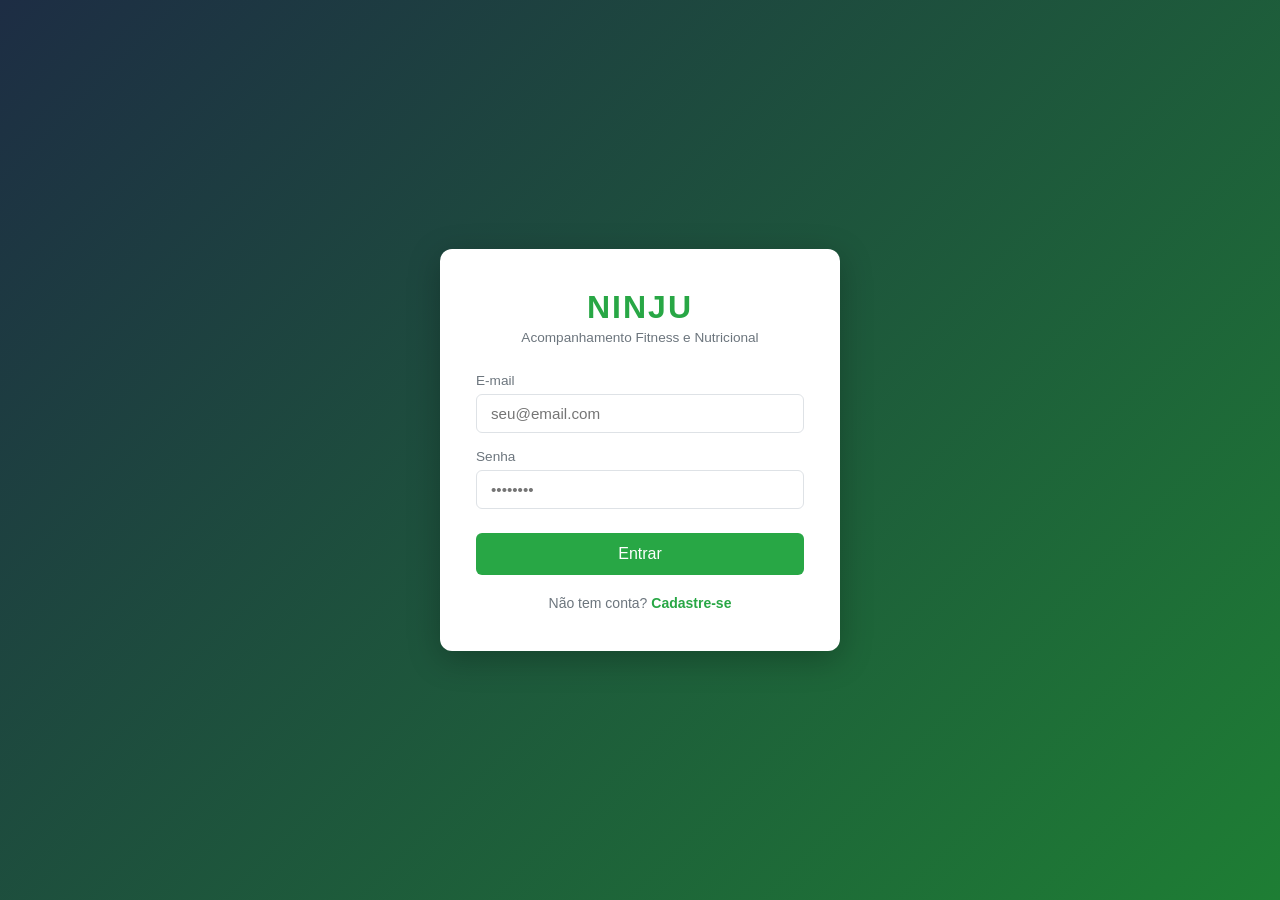
<file: src/main/resources/META-INF/resources/index.html>
<!DOCTYPE html>
<html lang="pt-BR">
<head>
    <meta charset="UTF-8">
    <meta name="viewport" content="width=device-width, initial-scale=1.0">
    <title>Ninju - Login</title>
    <link rel="stylesheet" href="css/global.css">
    <link rel="stylesheet" href="css/login.css">
</head>
<body>
    <div class="login-box">
        <div class="login-logo">
            <h1>NINJU</h1>
            <p>Acompanhamento Fitness e Nutricional</p>
        </div>

        <div id="alert" class="alert alert-error"></div>

        <form id="loginForm">
            <div class="form-group">
                <label for="email">E-mail</label>
                <input type="email" id="email" class="form-control" placeholder="seu@email.com" required>
            </div>
            <div class="form-group">
                <label for="password">Senha</label>
                <input type="password" id="password" class="form-control" placeholder="••••••••" required>
            </div>
            <button type="submit" class="btn btn-primary">Entrar</button>
        </form>

        <p class="register-link">Não tem conta? <a href="/pages/register.html">Cadastre-se</a></p>
    </div>

    <script src="js/auth.js"></script>
    <script src="js/api.js"></script>
    <script src="js/login.js"></script>
</body>
</html>
</file>
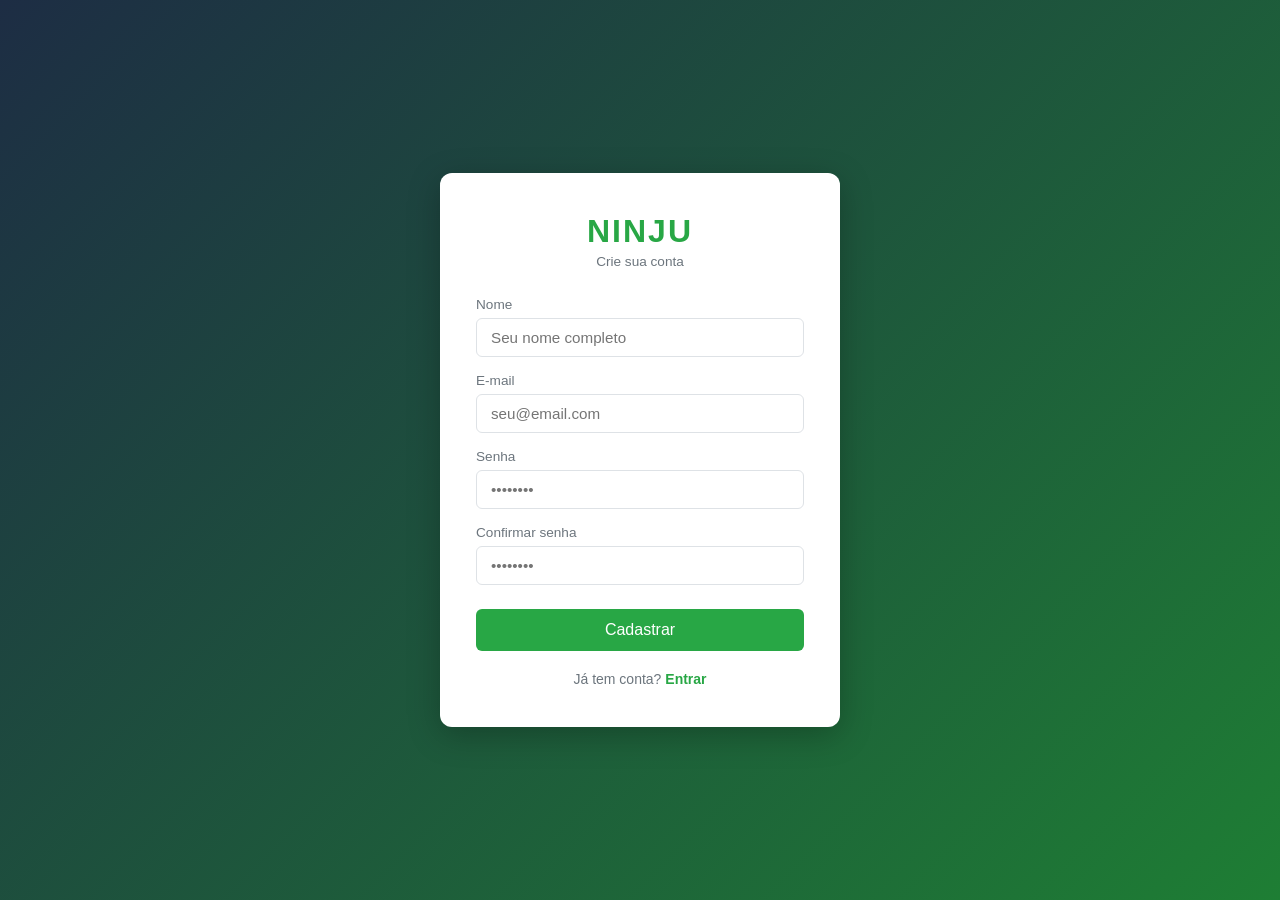
<file: src/main/resources/META-INF/resources/pages/register.html>
<!DOCTYPE html>
<html lang="pt-BR">
<head>
    <meta charset="UTF-8">
    <meta name="viewport" content="width=device-width, initial-scale=1.0">
    <title>Ninju - Cadastro</title>
    <link rel="stylesheet" href="../css/global.css">
    <link rel="stylesheet" href="../css/login.css">
</head>
<body>
    <div class="login-box">
        <div class="login-logo">
            <h1>NINJU</h1>
            <p>Crie sua conta</p>
        </div>

        <div id="alert" class="alert"></div>

        <form id="registerForm">
            <div class="form-group">
                <label for="name">Nome</label>
                <input type="text" id="name" class="form-control" placeholder="Seu nome completo" required>
            </div>
            <div class="form-group">
                <label for="email">E-mail</label>
                <input type="email" id="email" class="form-control" placeholder="seu@email.com" required>
            </div>
            <div class="form-group">
                <label for="password">Senha</label>
                <input type="password" id="password" class="form-control" placeholder="••••••••" required minlength="6">
            </div>
            <div class="form-group">
                <label for="confirmPassword">Confirmar senha</label>
                <input type="password" id="confirmPassword" class="form-control" placeholder="••••••••" required minlength="6">
            </div>
            <button type="submit" class="btn btn-primary">Cadastrar</button>
        </form>

        <p class="register-link">Já tem conta? <a href="/">Entrar</a></p>
    </div>

    <script src="../js/auth.js"></script>
    <script src="../js/api.js"></script>
    <script src="../js/register.js"></script>
</body>
</html>
</file>
<file: src/main/resources/META-INF/resources/css/global.css>
* {
    margin: 0;
    padding: 0;
    box-sizing: border-box;
}

:root {
    --primary: #28a745;
    --primary-dark: #1e7e34;
    --nav-bg: #1d2d44;
    --nav-text: #c8d6e5;
    --page-bg: #f5f7fa;
    --card-bg: #ffffff;
    --text: #333333;
    --text-muted: #6c757d;
    --border: #dee2e6;
    --danger: #dc3545;
    --warning: #ffc107;
    --shadow: 0 2px 8px rgba(0,0,0,0.08);
}

body {
    font-family: 'Segoe UI', Tahoma, Geneva, Verdana, sans-serif;
    background-color: var(--page-bg);
    color: var(--text);
    min-height: 100vh;
}

/* ── Navbar ── */
.navbar {
    background-color: var(--nav-bg);
    padding: 0 24px;
    display: flex;
    align-items: center;
    justify-content: space-between;
    height: 60px;
    position: sticky;
    top: 0;
    z-index: 100;
    box-shadow: 0 2px 6px rgba(0,0,0,0.3);
}

.navbar-brand {
    color: var(--primary);
    font-size: 1.4rem;
    font-weight: 700;
    text-decoration: none;
    letter-spacing: 1px;
}

.navbar-links {
    display: flex;
    align-items: center;
    gap: 4px;
    list-style: none;
}

.navbar-links a {
    color: var(--nav-text);
    text-decoration: none;
    padding: 8px 14px;
    border-radius: 6px;
    font-size: 0.9rem;
    transition: background 0.2s;
}

.navbar-links a:hover,
.navbar-links a.active {
    background-color: rgba(255,255,255,0.1);
    color: #fff;
}

.navbar-user {
    position: relative;
}

/* Avatar button */
.avatar-btn {
    width: 38px;
    height: 38px;
    border-radius: 50%;
    border: 2px solid rgba(255,255,255,0.25);
    overflow: hidden;
    cursor: pointer;
    background: none;
    padding: 0;
    transition: border-color 0.2s;
    display: block;
}

.avatar-btn:hover,
.avatar-btn.open {
    border-color: var(--primary);
}

.avatar-btn img {
    width: 100%;
    height: 100%;
    object-fit: cover;
    display: block;
}

/* Dropdown panel */
.profile-dropdown {
    display: none;
    position: absolute;
    top: calc(100% + 10px);
    right: 0;
    width: 230px;
    background: #1a2536;
    border-radius: 10px;
    box-shadow: 0 8px 24px rgba(0,0,0,0.4);
    overflow: hidden;
    z-index: 300;
    animation: dropdownIn 0.15s ease;
}

.profile-dropdown.open {
    display: block;
}

@keyframes dropdownIn {
    from { opacity: 0; transform: translateY(-6px); }
    to   { opacity: 1; transform: translateY(0); }
}

.dropdown-header {
    padding: 16px;
    display: flex;
    align-items: center;
    gap: 12px;
    border-bottom: 1px solid rgba(255,255,255,0.08);
}

.dropdown-avatar {
    width: 42px;
    height: 42px;
    border-radius: 50%;
    object-fit: cover;
    flex-shrink: 0;
    border: 2px solid var(--primary);
}

.dropdown-username {
    font-weight: 600;
    font-size: 0.9rem;
    color: #fff;
}

.dropdown-role {
    font-size: 0.75rem;
    color: var(--nav-text);
    margin-top: 2px;
}

.dropdown-menu {
    padding: 6px 0;
}

.dropdown-item {
    display: flex;
    align-items: center;
    gap: 10px;
    padding: 11px 16px;
    color: var(--nav-text);
    text-decoration: none;
    font-size: 0.88rem;
    transition: background 0.15s;
    cursor: pointer;
    background: none;
    border: none;
    width: 100%;
    text-align: left;
}

.dropdown-item:hover {
    background: rgba(255,255,255,0.07);
    color: #fff;
}

.dropdown-item svg {
    flex-shrink: 0;
    opacity: 0.7;
}

.dropdown-item:hover svg {
    opacity: 1;
}

.dropdown-divider {
    height: 1px;
    background: rgba(255,255,255,0.08);
    margin: 4px 0;
}

.dropdown-item-danger {
    color: #ff6b6b;
}

.dropdown-item-danger:hover {
    background: rgba(220,53,69,0.15);
    color: #ff4444;
}

/* keep old btn-logout for login page fallback */
.btn-logout {
    background: transparent;
    border: 1px solid rgba(255,255,255,0.2);
    color: var(--nav-text);
    padding: 6px 12px;
    border-radius: 6px;
    cursor: pointer;
    font-size: 0.85rem;
    transition: all 0.2s;
}

.btn-logout:hover {
    background: var(--danger);
    border-color: var(--danger);
    color: #fff;
}

/* ── Container ── */
.container {
    max-width: 1100px;
    margin: 0 auto;
    padding: 32px 24px;
}

/* ── Page title ── */
.page-title {
    font-size: 1.6rem;
    font-weight: 600;
    margin-bottom: 24px;
    color: var(--text);
}

/* ── Card ── */
.card {
    background: var(--card-bg);
    border-radius: 10px;
    padding: 24px;
    box-shadow: var(--shadow);
    margin-bottom: 24px;
}

.card-title {
    font-size: 1.1rem;
    font-weight: 600;
    margin-bottom: 16px;
    color: var(--text);
    border-bottom: 2px solid var(--primary);
    padding-bottom: 8px;
}

/* ── Buttons ── */
.btn {
    display: inline-block;
    padding: 9px 18px;
    border-radius: 6px;
    border: none;
    cursor: pointer;
    font-size: 0.9rem;
    font-weight: 500;
    text-decoration: none;
    transition: all 0.2s;
}

.btn-primary {
    background-color: var(--primary);
    color: #fff;
}

.btn-primary:hover {
    background-color: var(--primary-dark);
}

.btn-danger {
    background-color: var(--danger);
    color: #fff;
}

.btn-danger:hover {
    background-color: #b02a37;
}

.btn-secondary {
    background-color: #6c757d;
    color: #fff;
}

.btn-secondary:hover {
    background-color: #545b62;
}

.btn-sm {
    padding: 5px 10px;
    font-size: 0.8rem;
}

/* ── Forms ── */
.form-group {
    margin-bottom: 16px;
}

.form-group label {
    display: block;
    font-size: 0.85rem;
    font-weight: 500;
    margin-bottom: 6px;
    color: var(--text-muted);
}

.form-control {
    width: 100%;
    padding: 10px 14px;
    border: 1px solid var(--border);
    border-radius: 6px;
    font-size: 0.95rem;
    transition: border-color 0.2s;
    background: #fff;
    color: var(--text);
}

.form-control:focus {
    outline: none;
    border-color: var(--primary);
    box-shadow: 0 0 0 3px rgba(40,167,69,0.15);
}

textarea.form-control {
    resize: vertical;
    min-height: 100px;
}

select.form-control {
    cursor: pointer;
}

.form-row {
    display: grid;
    grid-template-columns: 1fr 1fr;
    gap: 16px;
}

/* ── Table ── */
.table-wrapper {
    overflow-x: auto;
}

table {
    width: 100%;
    border-collapse: collapse;
    font-size: 0.9rem;
}

thead th {
    background-color: #f0f4f8;
    padding: 12px 14px;
    text-align: left;
    font-weight: 600;
    color: var(--text-muted);
    border-bottom: 2px solid var(--border);
}

tbody td {
    padding: 12px 14px;
    border-bottom: 1px solid var(--border);
    vertical-align: middle;
}

tbody tr:last-child td {
    border-bottom: none;
}

tbody tr:hover {
    background-color: #f8f9fa;
}

/* ── Alerts ── */
.alert {
    padding: 12px 16px;
    border-radius: 6px;
    font-size: 0.9rem;
    margin-bottom: 16px;
    display: none;
}

.alert-error {
    background-color: #f8d7da;
    color: #721c24;
    border: 1px solid #f5c6cb;
}

.alert-success {
    background-color: #d4edda;
    color: #155724;
    border: 1px solid #c3e6cb;
}

.alert.show {
    display: block;
}

/* ── Badge ── */
.badge {
    display: inline-block;
    padding: 3px 8px;
    border-radius: 12px;
    font-size: 0.75rem;
    font-weight: 600;
}

.badge-admin {
    background-color: #cce5ff;
    color: #004085;
}

.badge-user {
    background-color: #d4edda;
    color: #155724;
}

/* ── Empty state ── */
.empty-state {
    text-align: center;
    padding: 40px;
    color: var(--text-muted);
    font-size: 0.95rem;
}

/* ── Page header com título + botão ── */
.page-header {
    display: flex;
    align-items: center;
    justify-content: space-between;
    margin-bottom: 20px;
}
.page-header .page-title { margin-bottom: 0; }

/* ── Botão de ícone destrutivo ── */
.btn-icon-danger {
    background: none;
    border: none;
    cursor: pointer;
    color: #dc3545;
    font-size: 1rem;
    opacity: 0.55;
    transition: opacity 0.15s;
    padding: 2px 6px;
}
.btn-icon-danger:hover { opacity: 1; }

/* ── Modal ── */
.modal-overlay {
    display: none;
    position: fixed;
    inset: 0;
    background: rgba(0,0,0,0.5);
    z-index: 200;
    align-items: center;
    justify-content: center;
}

.modal-overlay.show,
.modal-overlay.open {
    display: flex;
}

.modal {
    background: #fff;
    border-radius: 10px;
    padding: 28px;
    width: 100%;
    max-width: 480px;
    box-shadow: 0 8px 32px rgba(0,0,0,0.2);
}

.modal-header {
    display: flex;
    justify-content: space-between;
    align-items: center;
    margin-bottom: 20px;
}

.modal-title {
    font-size: 1.1rem;
    font-weight: 600;
}

.modal-close {
    background: none;
    border: none;
    font-size: 1.4rem;
    cursor: pointer;
    color: var(--text-muted);
    line-height: 1;
}

.modal-footer {
    display: flex;
    justify-content: flex-end;
    gap: 10px;
    margin-top: 20px;
}
</file>
<file: src/main/resources/META-INF/resources/css/login.css>
body {
    display: flex;
    align-items: center;
    justify-content: center;
    min-height: 100vh;
    background: linear-gradient(135deg, #1d2d44 0%, #1e7e34 100%);
}

.login-box {
    background: #fff;
    border-radius: 12px;
    padding: 40px 36px;
    width: 100%;
    max-width: 400px;
    box-shadow: 0 8px 32px rgba(0,0,0,0.25);
}

.login-logo {
    text-align: center;
    margin-bottom: 28px;
}

.login-logo h1 {
    font-size: 2rem;
    font-weight: 700;
    color: #28a745;
    letter-spacing: 2px;
}

.login-logo p {
    font-size: 0.85rem;
    color: #6c757d;
    margin-top: 4px;
}

.login-box .btn-primary {
    width: 100%;
    padding: 12px;
    font-size: 1rem;
    margin-top: 8px;
}

.register-link {
    text-align: center;
    margin-top: 20px;
    font-size: 0.875rem;
    color: #6c757d;
}

.register-link a {
    color: #28a745;
    text-decoration: none;
    font-weight: 600;
}

.register-link a:hover {
    text-decoration: underline;
}
</file>
